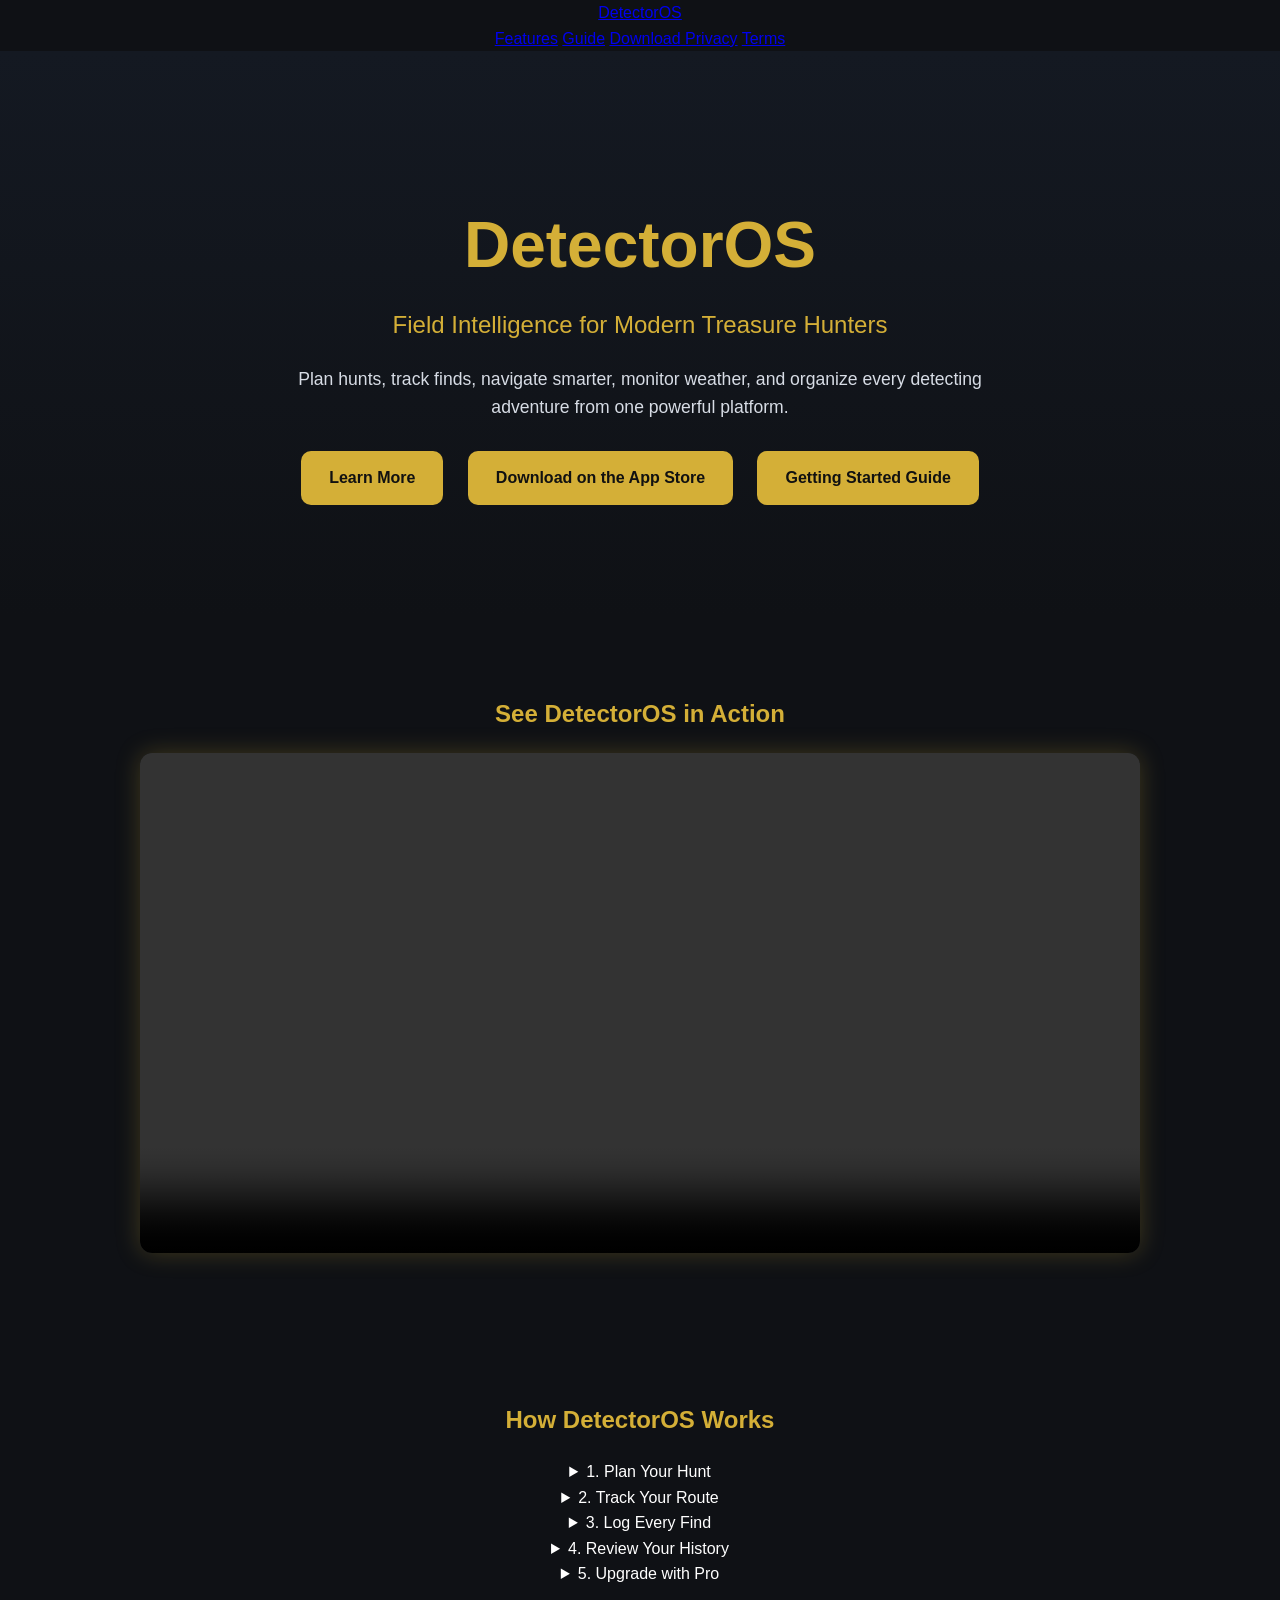
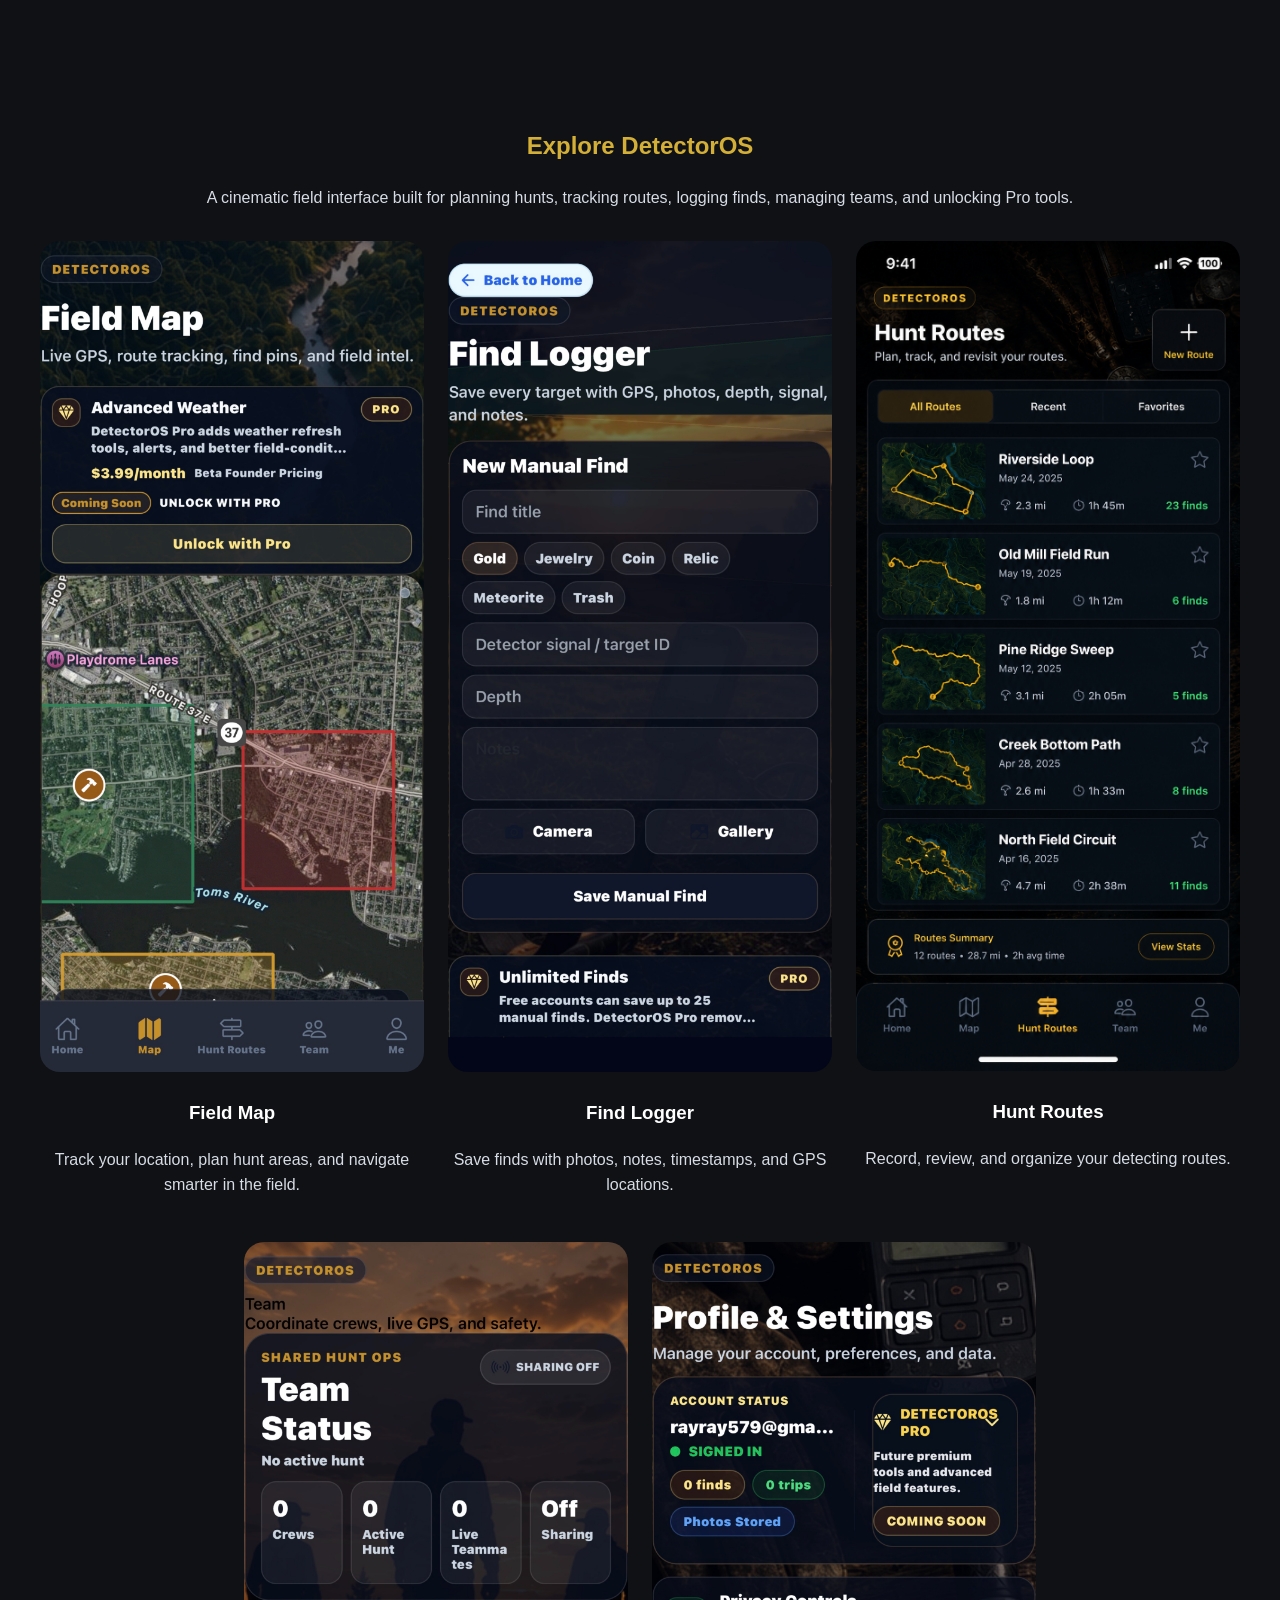
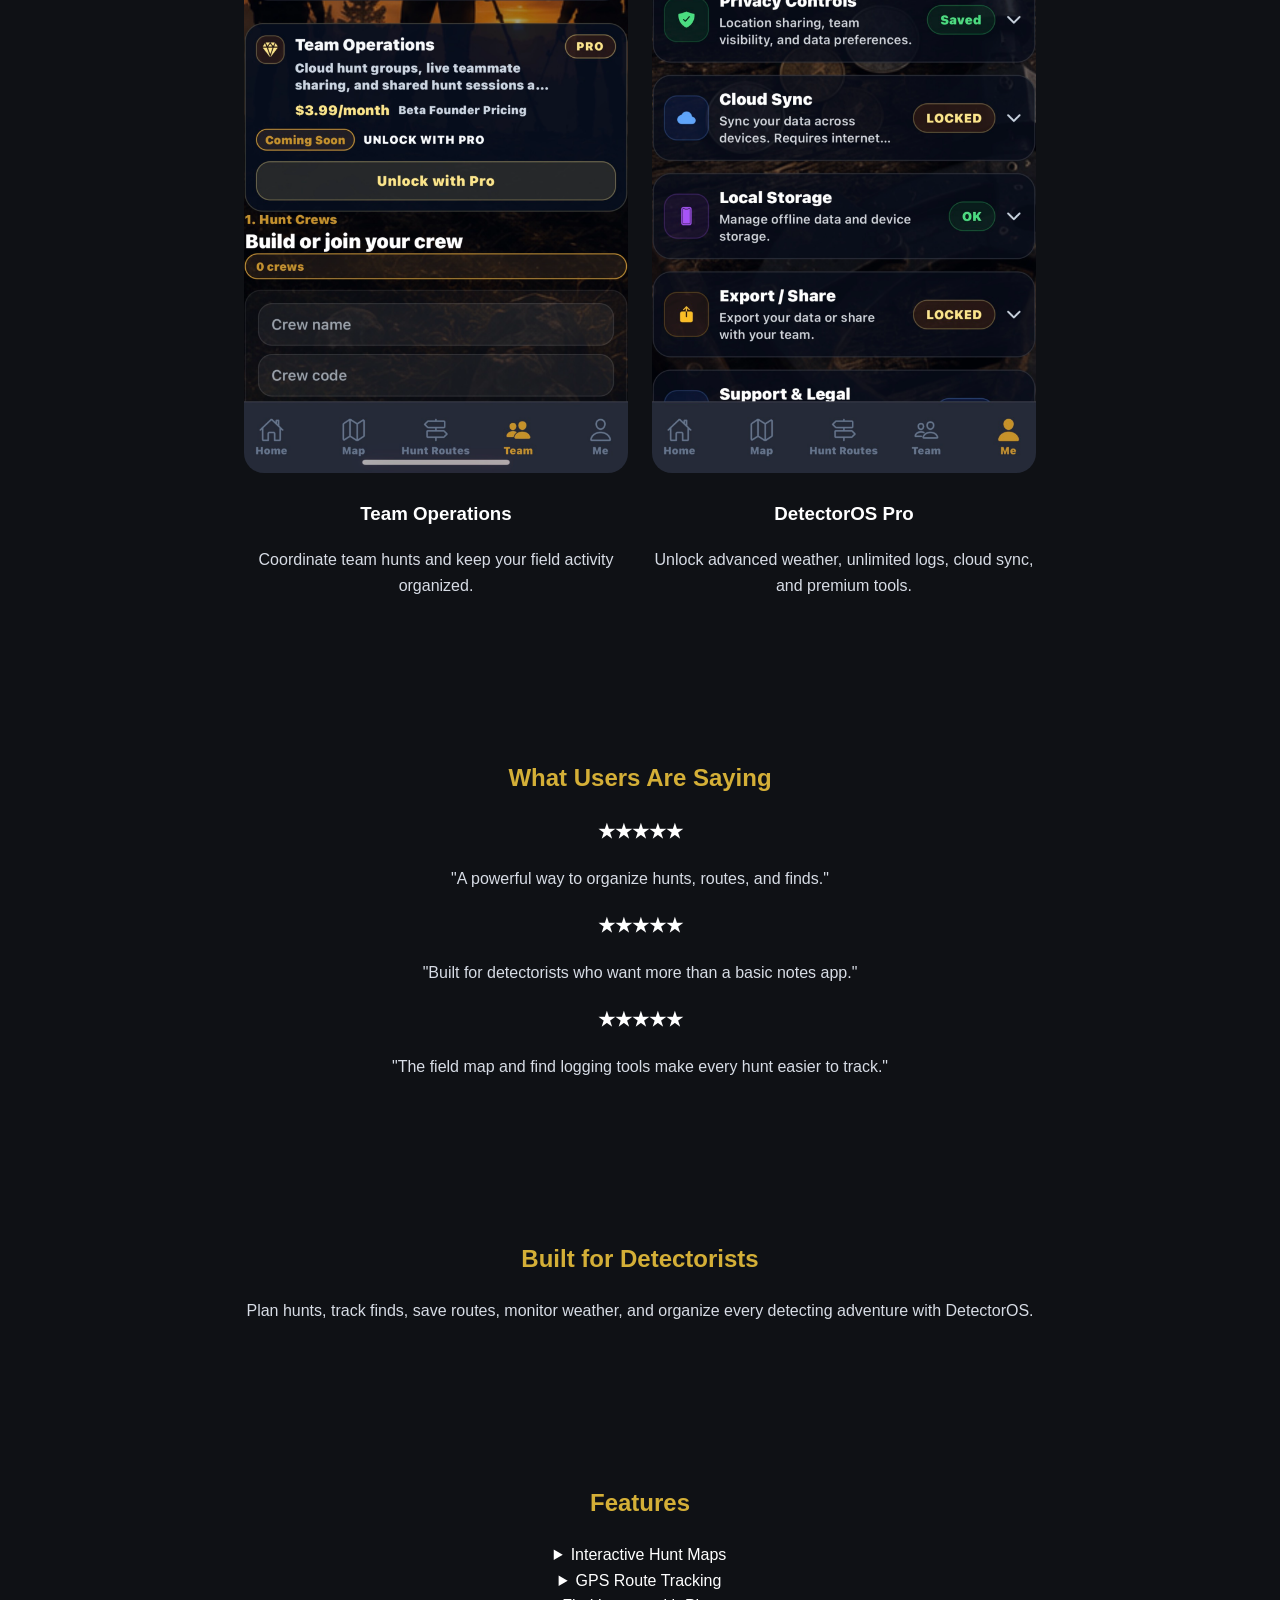
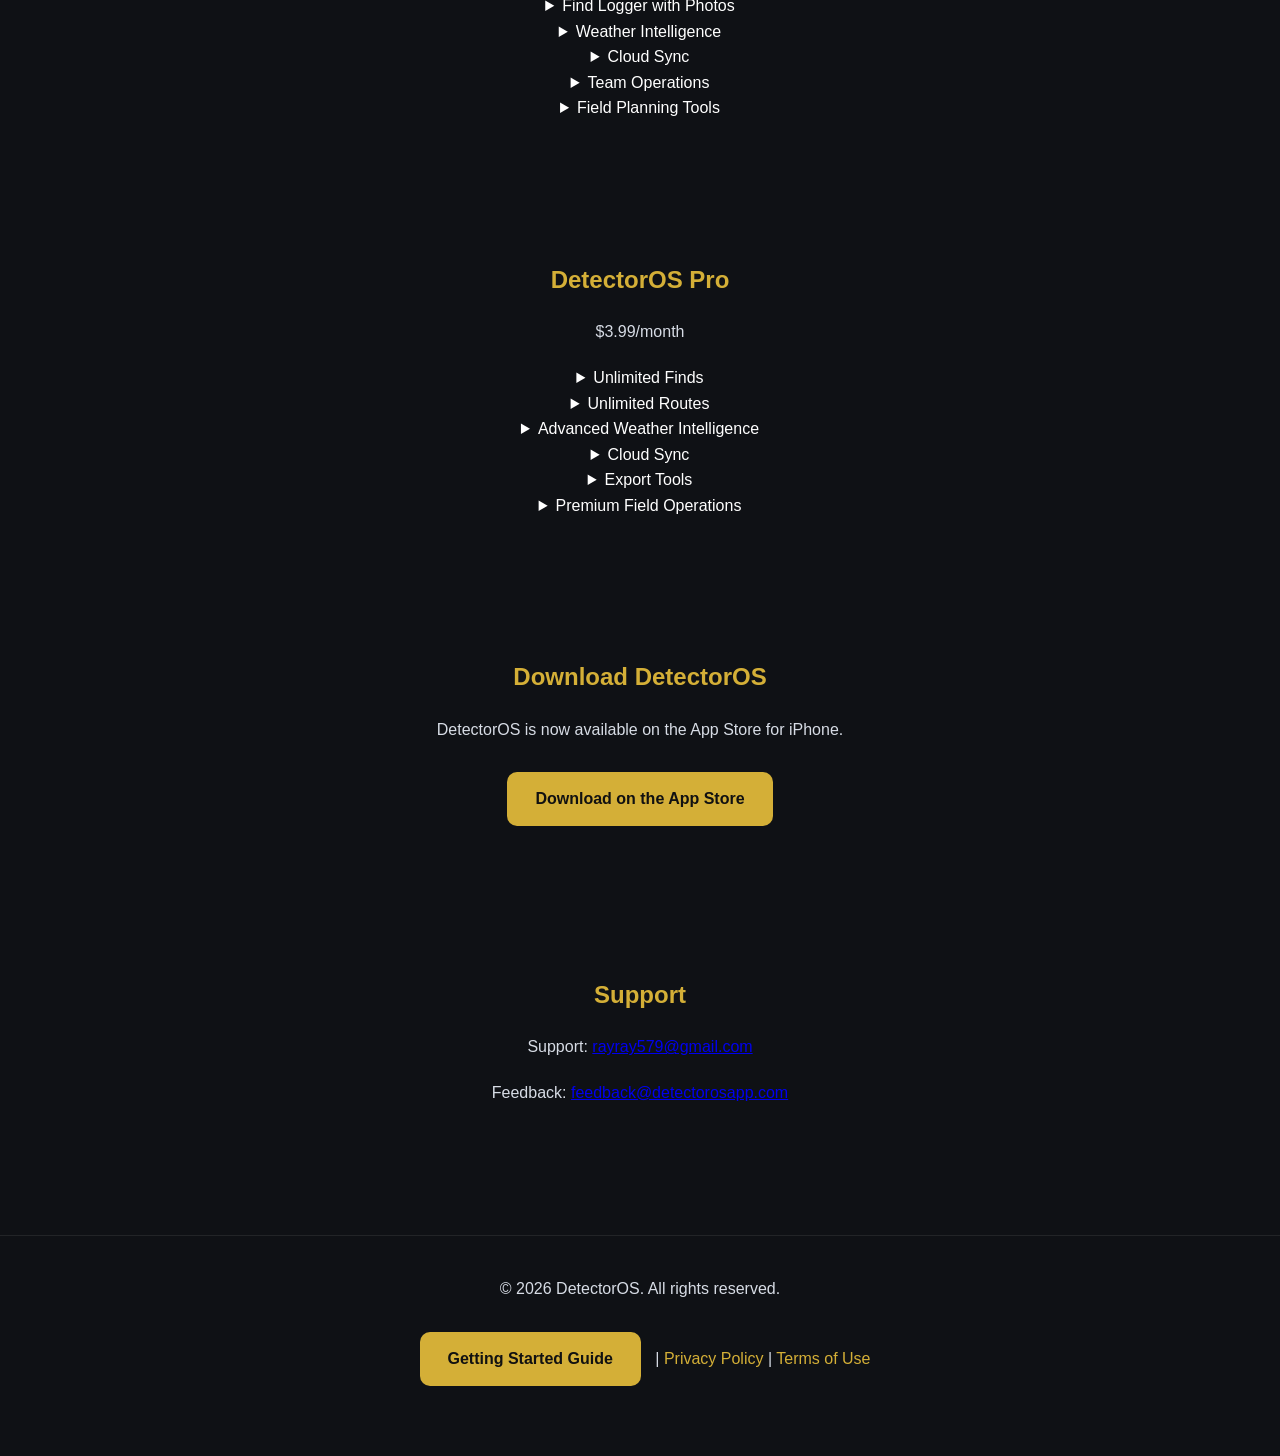
<file: index.html>
<!DOCTYPE html>
<html lang="en">
<head>
  <link rel="icon" href="favicon.png">
  <meta charset="UTF-8">
  <meta name="viewport" content="width=device-width, initial-scale=1.0">
  <title>DetectorOS</title>
  <meta name="description" content="Field Intelligence for Modern Treasure Hunters">
  <link rel="stylesheet" href="style.css">

  <!-- Google Analytics -->
  <script async src="https://www.googletagmanager.com/gtag/js?id=G-1YQBR0H7X6"></script>
  <script>
    window.dataLayer = window.dataLayer || [];

    function gtag(){
      dataLayer.push(arguments);
    }

    gtag('js', new Date());
    gtag('config', 'G-1YQBR0H7X6');

    function trackDownload() {
      gtag('event', 'app_store_click', {
        event_category: 'engagement',
        event_label: 'Download Button'
      });
    }

    function trackGuide() {
      gtag('event', 'getting_started_click', {
        event_category: 'engagement',
        event_label: 'Getting Started Guide'
      });
    }
  </script>
</head>

<body>

<nav class="navbar">
  <a class="nav-logo" href="index.html">DetectorOS</a>

  <div class="nav-links">
    <a href="index.html#features">Features</a>
    <a href="getting-started.html" onclick="trackGuide()">Guide</a>
    <a
      href="https://apps.apple.com/us/app/detectoros/id6772813493"
      target="_blank"
      rel="noopener noreferrer"
      onclick="trackDownload()"
    >
      Download
    </a>
    <a href="privacy-policy.html">Privacy</a>
    <a href="terms-of-use.html">Terms</a>
  </div>
</nav>

<header>
  <h1>DetectorOS</h1>

  <p class="hero-subtitle">
    Field Intelligence for Modern Treasure Hunters
  </p>

  <p class="hero-description">
    Plan hunts, track finds, navigate smarter, monitor weather,
    and organize every detecting adventure from one powerful platform.
  </p>

  <a class="button" href="#features">
    Learn More
  </a>

  <a
    class="button"
    href="https://apps.apple.com/us/app/detectoros/id6772813493"
    target="_blank"
    rel="noopener noreferrer"
    onclick="trackDownload()"
  >
    Download on the App Store
  </a>

  <a
    class="button"
    href="getting-started.html"
    onclick="trackGuide()"
  >
    Getting Started Guide
  </a>
</header>

<section id="video">
  <h2>See DetectorOS in Action</h2>

  <video
    controls
    autoplay
    muted
    loop
    playsinline
    width="100%"
    style="max-width:1000px;border-radius:12px;"
  >
    <source src="assets/detectoros-commercial.mp4" type="video/mp4">
    Your browser does not support video playback.
  </video>
</section>

<section id="how-it-works">
  <h2>How DetectorOS Works</h2>

  <div class="info-grid">
    <details class="info-card">
      <summary>1. Plan Your Hunt</summary>
      <p>
        Use maps, weather intelligence, and field planning tools to prepare
        before heading out.
      </p>
    </details>

    <details class="info-card">
      <summary>2. Track Your Route</summary>
      <p>
        Record your movement across parks, beaches, relic sites, fields,
        and other hunting locations.
      </p>
    </details>

    <details class="info-card">
      <summary>3. Log Every Find</summary>
      <p>
        Save photos, notes, GPS coordinates, and discovery details for
        every item you recover.
      </p>
    </details>

    <details class="info-card">
      <summary>4. Review Your History</summary>
      <p>
        Analyze previous hunts, revisit productive locations,
        and build a complete detecting history.
      </p>
    </details>

    <details class="info-card">
      <summary>5. Upgrade with Pro</summary>
      <p>
        Unlock unlimited finds, unlimited routes, advanced weather,
        cloud sync, exports, and premium field tools.
      </p>
    </details>
  </div>
</section>

<section id="screenshots">
  <h2>Explore DetectorOS</h2>

  <p>
    A cinematic field interface built for planning hunts, tracking routes,
    logging finds, managing teams, and unlocking Pro tools.
  </p>

  <div class="screenshot-grid">
    <div class="screenshot-card">
      <img src="assets/map.PNG" alt="DetectorOS Map screen">
      <h3>Field Map</h3>
      <p>Track your location, plan hunt areas, and navigate smarter in the field.</p>
    </div>

    <div class="screenshot-card">
      <img src="assets/find-logger.PNG" alt="DetectorOS Find Logger screen">
      <h3>Find Logger</h3>
      <p>Save finds with photos, notes, timestamps, and GPS locations.</p>
    </div>

    <div class="screenshot-card">
      <img src="assets/routes.png" alt="DetectorOS Hunt Routes screen">
      <h3>Hunt Routes</h3>
      <p>Record, review, and organize your detecting routes.</p>
    </div>

    <div class="screenshot-card">
      <img src="assets/team.PNG" alt="DetectorOS Team screen">
      <h3>Team Operations</h3>
      <p>Coordinate team hunts and keep your field activity organized.</p>
    </div>

    <div class="screenshot-card">
      <img src="assets/pro.PNG" alt="DetectorOS Pro screen">
      <h3>DetectorOS Pro</h3>
      <p>Unlock advanced weather, unlimited logs, cloud sync, and premium tools.</p>
    </div>
  </div>
</section>

<section id="reviews">
  <h2>What Users Are Saying</h2>

  <div class="info-grid">
    <div class="info-card">
      <h3>★★★★★</h3>
      <p>"A powerful way to organize hunts, routes, and finds."</p>
    </div>

    <div class="info-card">
      <h3>★★★★★</h3>
      <p>"Built for detectorists who want more than a basic notes app."</p>
    </div>

    <div class="info-card">
      <h3>★★★★★</h3>
      <p>"The field map and find logging tools make every hunt easier to track."</p>
    </div>
  </div>
</section>

<section id="built-for-detectorists">
  <h2>Built for Detectorists</h2>

  <p>
    Plan hunts, track finds, save routes, monitor weather,
    and organize every detecting adventure with DetectorOS.
  </p>
</section>

<section id="features">
  <h2>Features</h2>

  <div class="info-grid">
    <details class="info-card">
      <summary>Interactive Hunt Maps</summary>
      <p>
        View your hunting area, track your position, save important locations,
        and navigate the field with a detecting-focused map experience.
      </p>
    </details>

    <details class="info-card">
      <summary>GPS Route Tracking</summary>
      <p>
        Record the path you take during a hunt so you can review where you searched,
        avoid covering the same ground twice, and save productive routes.
      </p>
    </details>

    <details class="info-card">
      <summary>Find Logger with Photos</summary>
      <p>
        Save finds with photos, notes, timestamps, and GPS coordinates so every
        discovery has a clear record.
      </p>
    </details>

    <details class="info-card">
      <summary>Weather Intelligence</summary>
      <p>
        Monitor field conditions before and during hunts, including weather alerts
        that help you stay prepared outdoors.
      </p>
    </details>

    <details class="info-card">
      <summary>Cloud Sync</summary>
      <p>
        Keep your important hunt data backed up and available across sessions so
        your finds, routes, and notes are not lost.
      </p>
    </details>

    <details class="info-card">
      <summary>Team Operations</summary>
      <p>
        Coordinate hunts with other detectorists, organize shared activity, and
        keep team field operations easier to manage.
      </p>
    </details>

    <details class="info-card">
      <summary>Field Planning Tools</summary>
      <p>
        Prepare before heading out by organizing hunt areas, planning routes,
        checking conditions, and keeping your detecting strategy in one place.
      </p>
    </details>
  </div>
</section>

<section id="pro">
  <h2>DetectorOS Pro</h2>

  <p>$3.99/month</p>

  <div class="info-grid">
    <details class="info-card">
      <summary>Unlimited Finds</summary>
      <p>
        Log as many discoveries as you want with photos, notes, GPS locations,
        and field details.
      </p>
    </details>

    <details class="info-card">
      <summary>Unlimited Routes</summary>
      <p>
        Create and save unlimited hunt routes so every outing can be tracked,
        reviewed, and organized.
      </p>
    </details>

    <details class="info-card">
      <summary>Advanced Weather Intelligence</summary>
      <p>
        Unlock deeper field weather tools to help plan safer, smarter, and more
        productive detecting sessions.
      </p>
    </details>

    <details class="info-card">
      <summary>Cloud Sync</summary>
      <p>
        Back up and sync your DetectorOS field data so your hunt history stays protected.
      </p>
    </details>

    <details class="info-card">
      <summary>Export Tools</summary>
      <p>
        Export your field records, find logs, and route data for backup, sharing,
        or personal archiving.
      </p>
    </details>

    <details class="info-card">
      <summary>Premium Field Operations</summary>
      <p>
        Unlock the full DetectorOS tactical field system for serious detectorists
        who want more control, organization, and intelligence in the field.
      </p>
    </details>
  </div>
</section>

<section id="download">
  <h2>Download DetectorOS</h2>

  <p>
    DetectorOS is now available on the App Store for iPhone.
  </p>

  <a
    class="button"
    href="https://apps.apple.com/us/app/detectoros/id6772813493"
    target="_blank"
    rel="noopener noreferrer"
    onclick="trackDownload()"
  >
    Download on the App Store
  </a>
</section>

<section id="support">
  <h2>Support</h2>

  <p>
    Support:
    <a href="mailto:rayray579@gmail.com">rayray579@gmail.com</a>
  </p>

  <p>
    Feedback:
    <a href="mailto:feedback@detectorosapp.com">feedback@detectorosapp.com</a>
  </p>
</section>

<footer>
  <p>
    © 2026 DetectorOS. All rights reserved.
  </p>

  <p>
  <a
  class="button"
  href="getting-started.html"
  onclick="trackGuide(event)"
>
  Getting Started Guide
</a> |
    <a href="privacy-policy.html">Privacy Policy</a> |
    <a href="terms-of-use.html">Terms of Use</a>
  </p>
</footer>

</body>
</html>
</file>
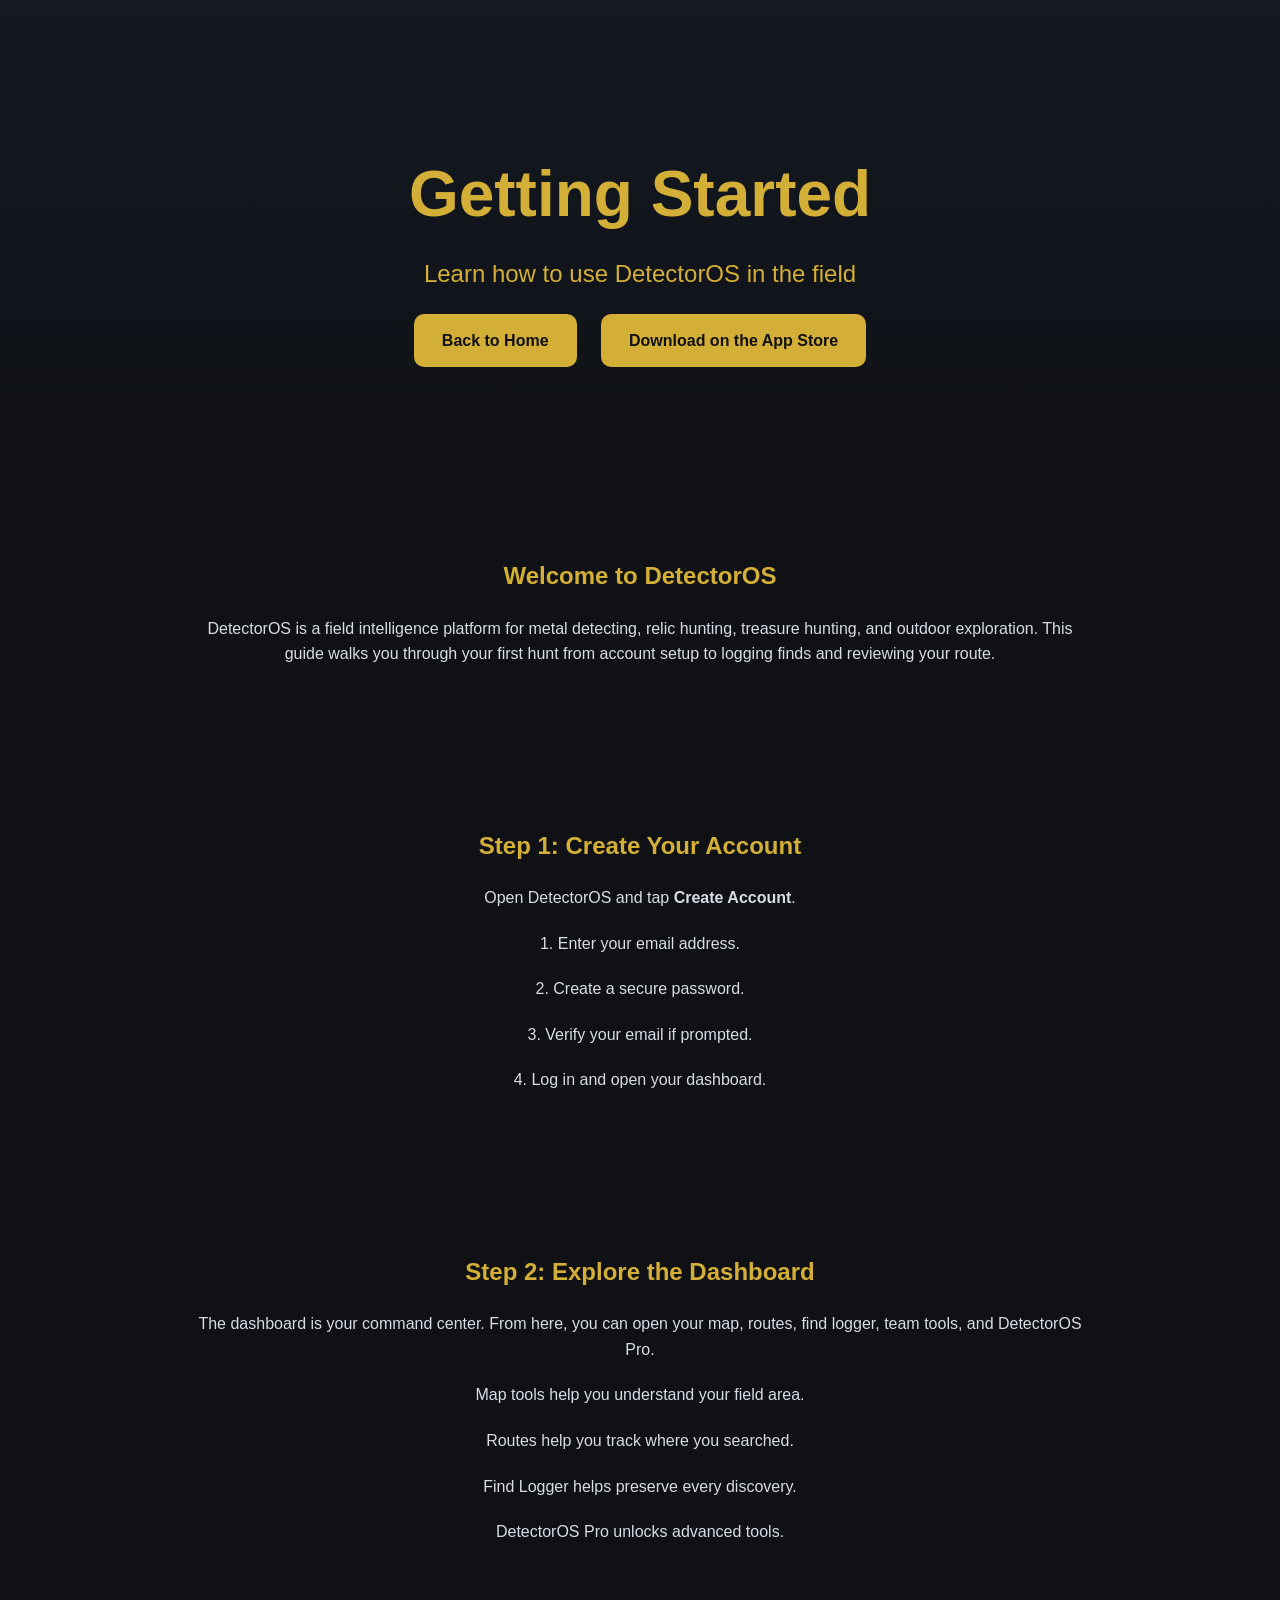
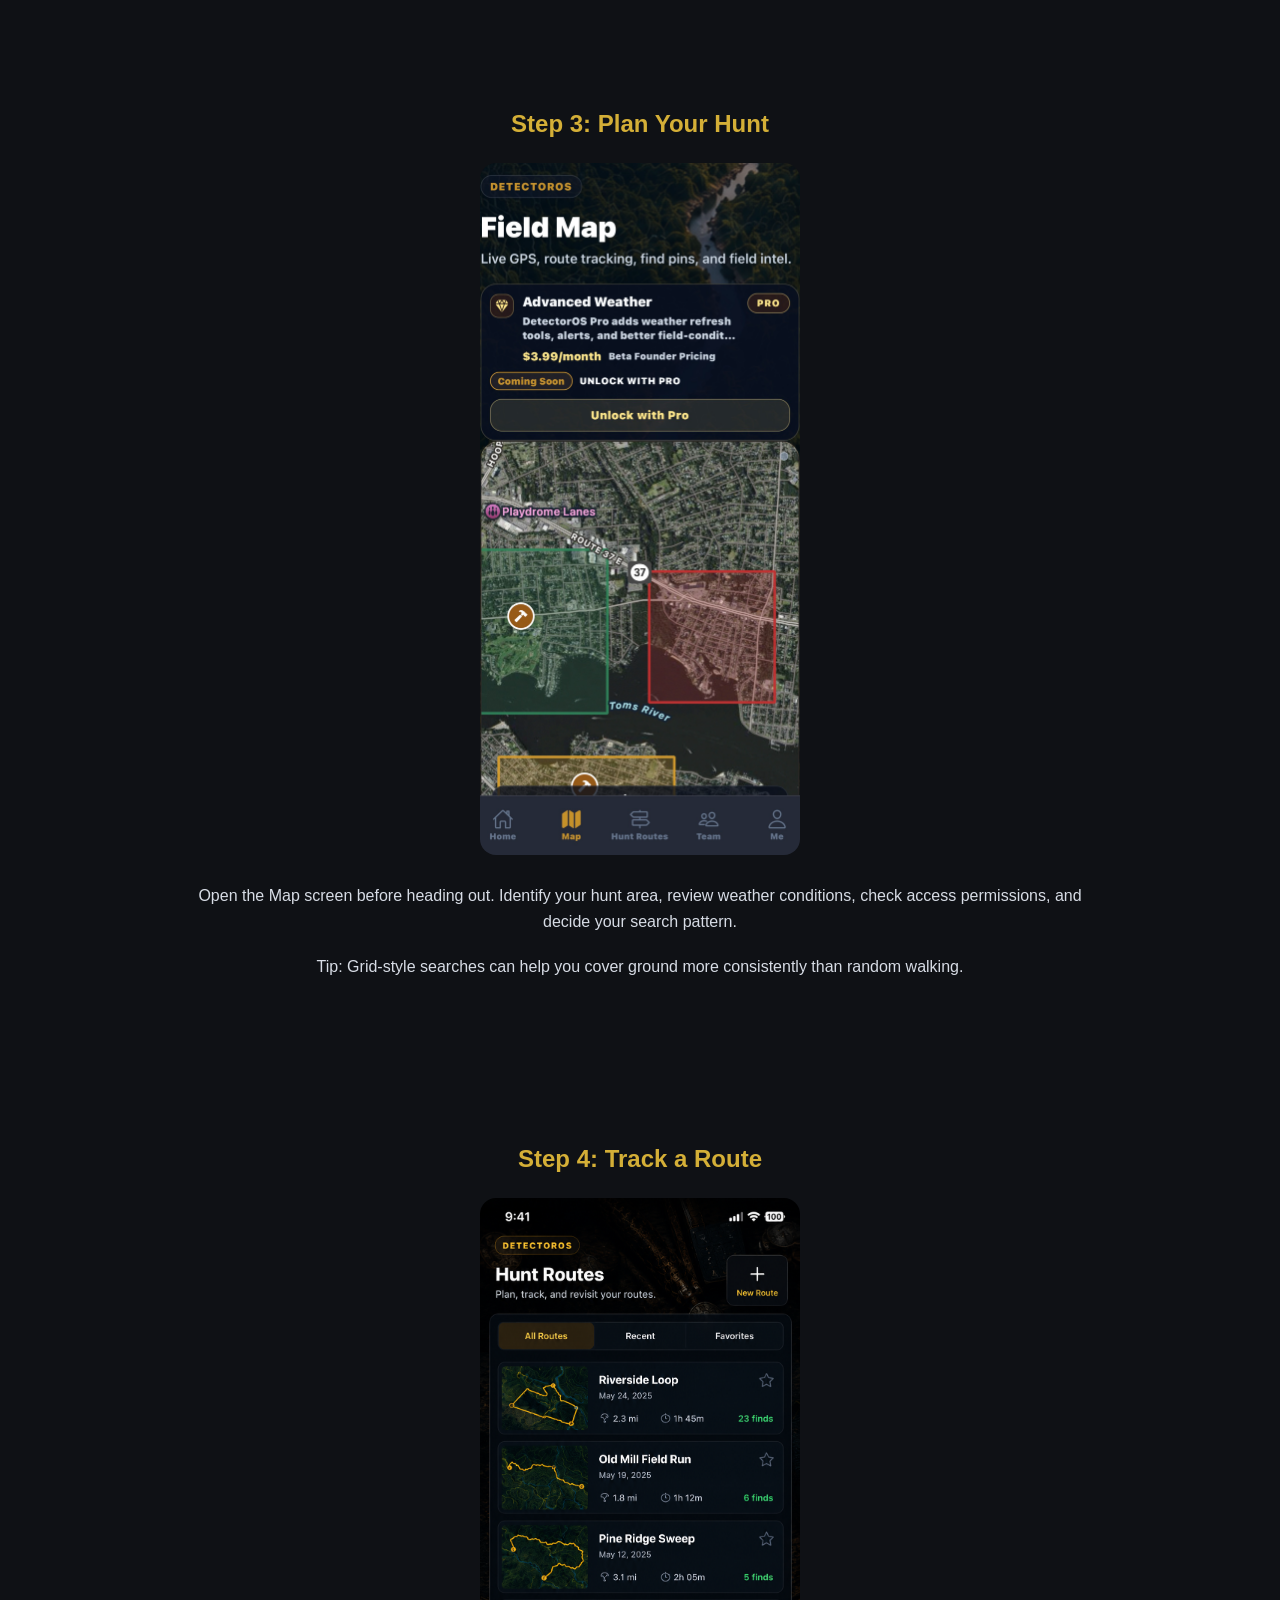
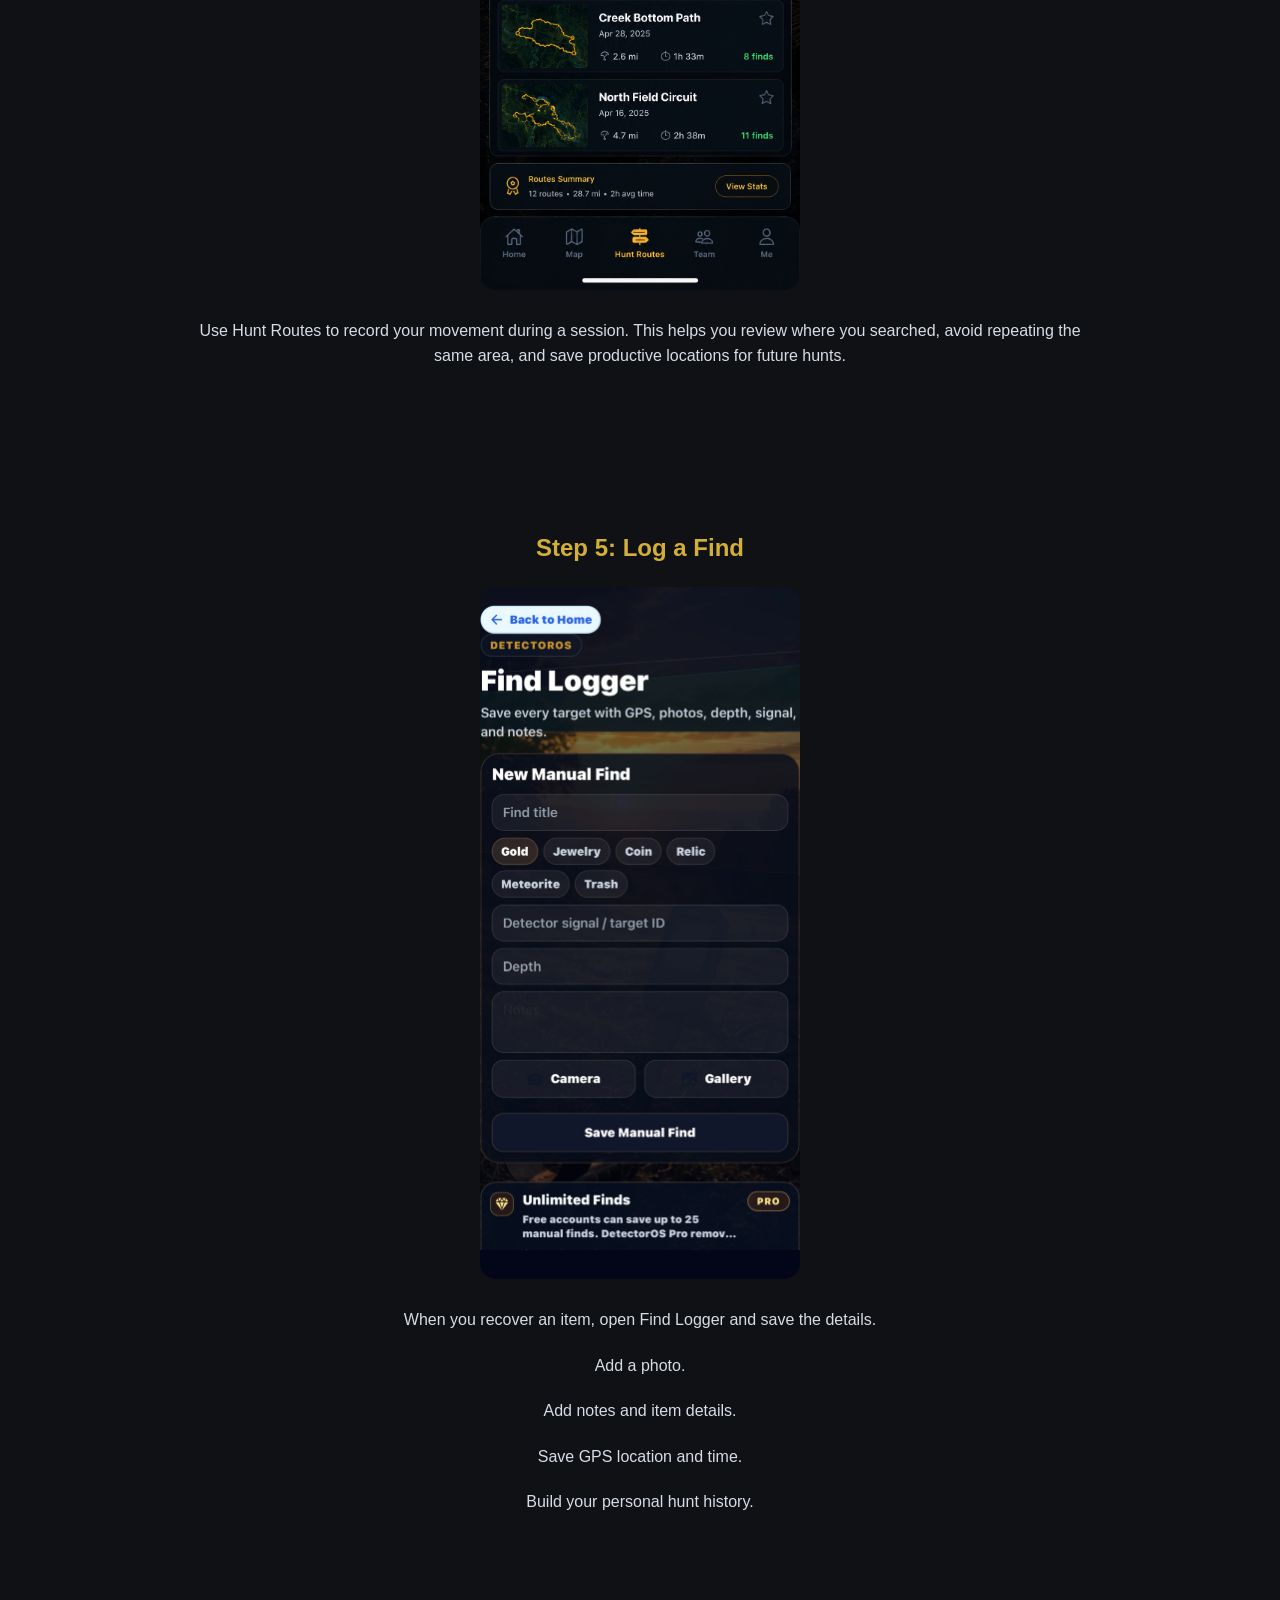
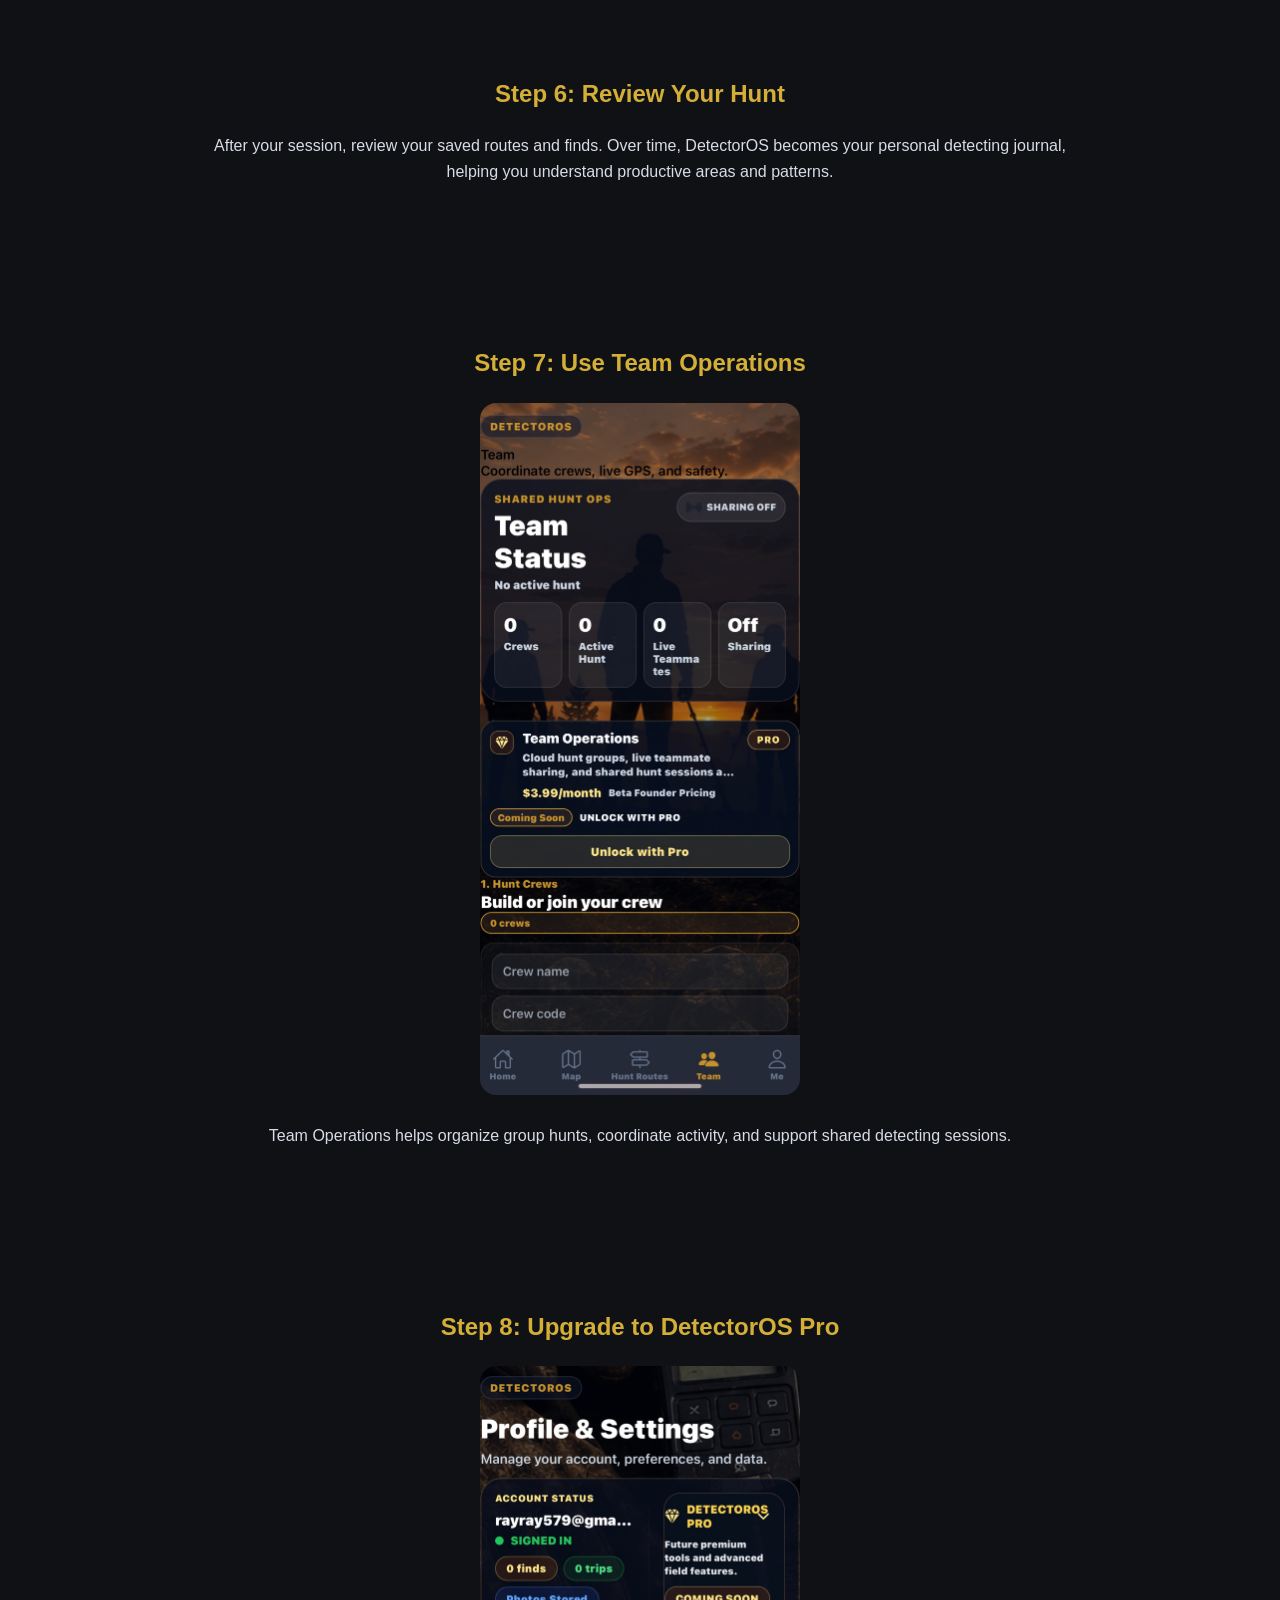
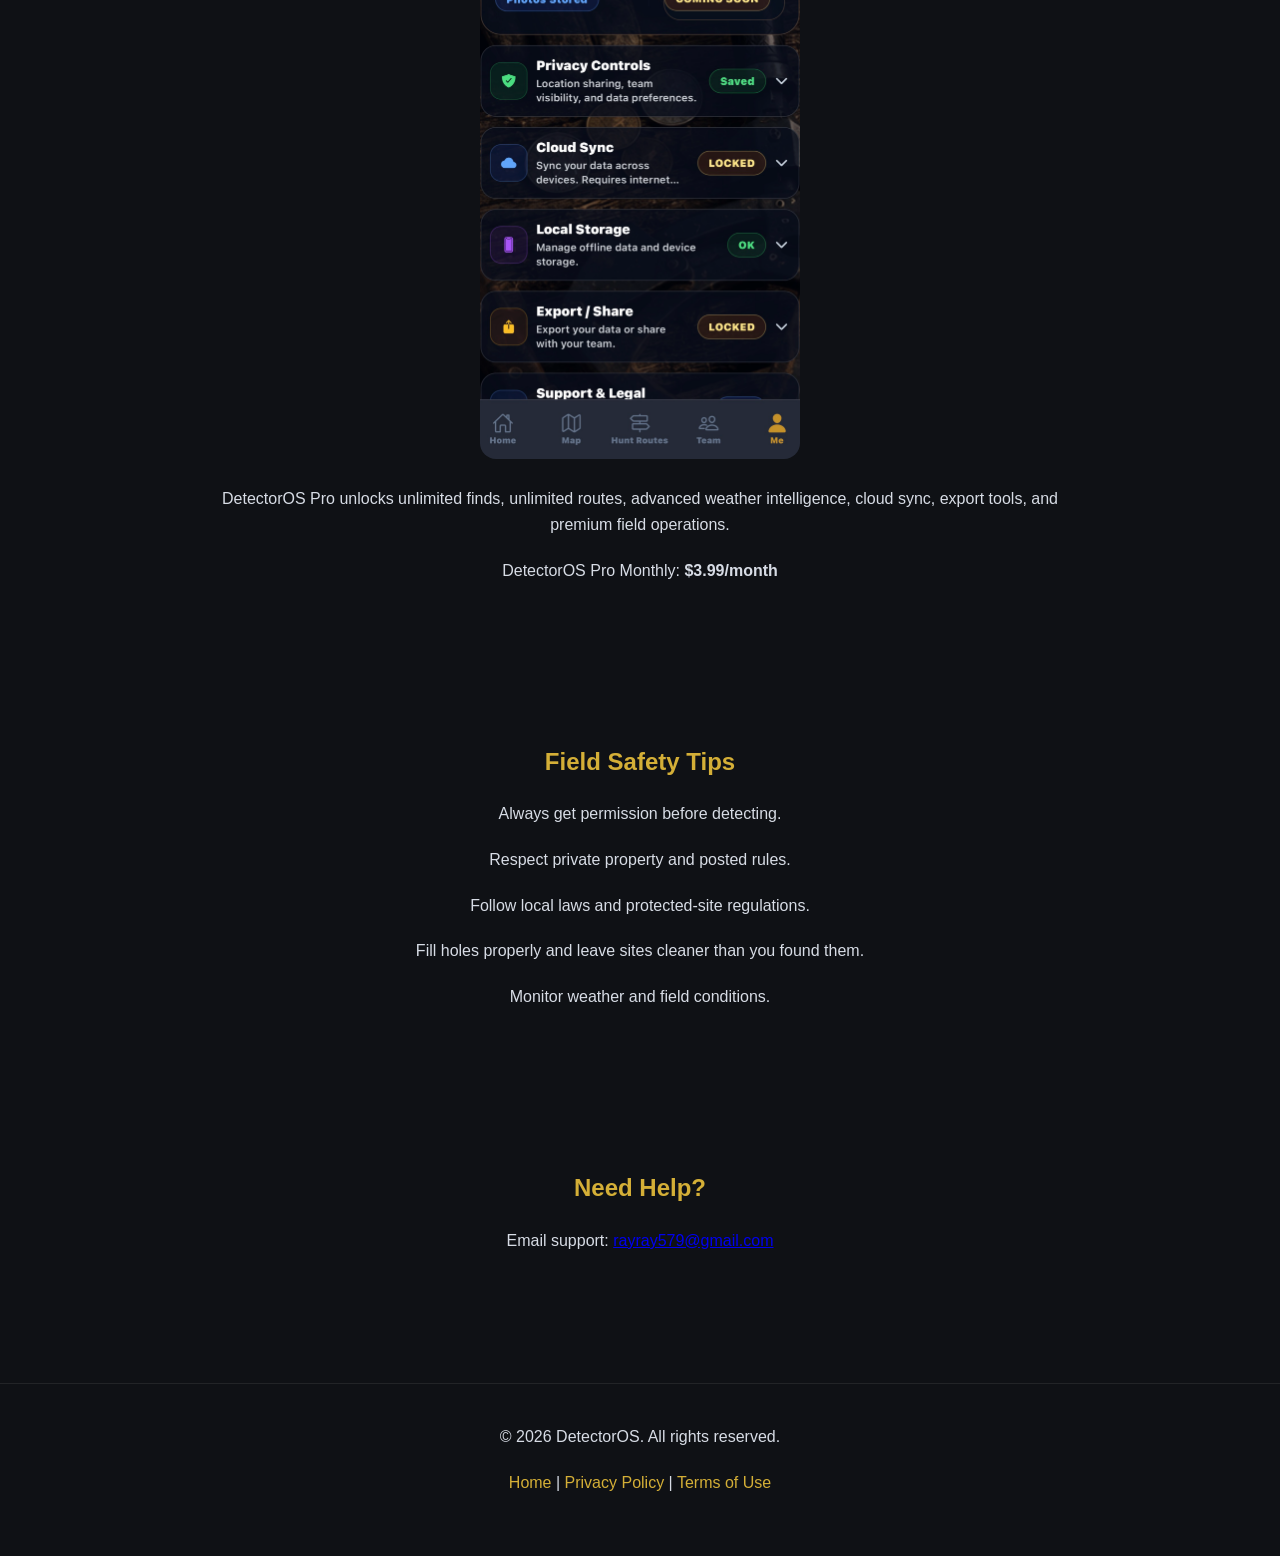
<file: getting-started.html>
<!DOCTYPE html>
<html lang="en">
<head>
  <meta charset="UTF-8">
  <meta name="viewport" content="width=device-width, initial-scale=1.0">
  <title>Getting Started with DetectorOS</title>
  <meta name="description" content="A step-by-step guide for using DetectorOS.">
  <link rel="stylesheet" href="style.css">
</head>

<body>

<header>
  <h1>Getting Started</h1>
  <p class="hero-subtitle">Learn how to use DetectorOS in the field</p>

  <a class="button" href="index.html">Back to Home</a>
  <a
    class="button"
    href="https://apps.apple.com/us/app/detectoros/id6772813493"
    target="_blank"
    rel="noopener noreferrer"
  >
    Download on the App Store
  </a>
</header>

<section>
  <h2>Welcome to DetectorOS</h2>
  <p>
    DetectorOS is a field intelligence platform for metal detecting, relic hunting,
    treasure hunting, and outdoor exploration. This guide walks you through your
    first hunt from account setup to logging finds and reviewing your route.
  </p>
</section>

<section>
  <h2>Step 1: Create Your Account</h2>
  <p>Open DetectorOS and tap <strong>Create Account</strong>.</p>

  <div class="info-grid">
    <div class="info-card">
      <p>1. Enter your email address.</p>
    </div>
    <div class="info-card">
      <p>2. Create a secure password.</p>
    </div>
    <div class="info-card">
      <p>3. Verify your email if prompted.</p>
    </div>
    <div class="info-card">
      <p>4. Log in and open your dashboard.</p>
    </div>
  </div>
</section>

<section>
  <h2>Step 2: Explore the Dashboard</h2>
  <p>
    The dashboard is your command center. From here, you can open your map,
    routes, find logger, team tools, and DetectorOS Pro.
  </p>

  <div class="info-grid">
    <div class="info-card"><p>Map tools help you understand your field area.</p></div>
    <div class="info-card"><p>Routes help you track where you searched.</p></div>
    <div class="info-card"><p>Find Logger helps preserve every discovery.</p></div>
    <div class="info-card"><p>DetectorOS Pro unlocks advanced tools.</p></div>
  </div>
</section>

<section>
  <h2>Step 3: Plan Your Hunt</h2>

  <img
    src="assets/map.PNG"
    alt="DetectorOS Map screen"
    style="max-width:320px;width:100%;border-radius:16px;margin-bottom:20px;"
  >

  <p>
    Open the Map screen before heading out. Identify your hunt area, review
    weather conditions, check access permissions, and decide your search pattern.
  </p>

  <p>
    Tip: Grid-style searches can help you cover ground more consistently than
    random walking.
  </p>
</section>

<section>
  <h2>Step 4: Track a Route</h2>

  <img
    src="assets/routes.png"
    alt="DetectorOS Hunt Routes screen"
    style="max-width:320px;width:100%;border-radius:16px;margin-bottom:20px;"
  >

  <p>
    Use Hunt Routes to record your movement during a session. This helps you
    review where you searched, avoid repeating the same area, and save productive
    locations for future hunts.
  </p>
</section>

<section>
  <h2>Step 5: Log a Find</h2>

  <img
    src="assets/find-logger.PNG"
    alt="DetectorOS Find Logger screen"
    style="max-width:320px;width:100%;border-radius:16px;margin-bottom:20px;"
  >

  <p>
    When you recover an item, open Find Logger and save the details.
  </p>

  <div class="info-grid">
    <div class="info-card"><p>Add a photo.</p></div>
    <div class="info-card"><p>Add notes and item details.</p></div>
    <div class="info-card"><p>Save GPS location and time.</p></div>
    <div class="info-card"><p>Build your personal hunt history.</p></div>
  </div>
</section>

<section>
  <h2>Step 6: Review Your Hunt</h2>
  <p>
    After your session, review your saved routes and finds. Over time, DetectorOS
    becomes your personal detecting journal, helping you understand productive
    areas and patterns.
  </p>
</section>

<section>
  <h2>Step 7: Use Team Operations</h2>

  <img
    src="assets/team.PNG"
    alt="DetectorOS Team screen"
    style="max-width:320px;width:100%;border-radius:16px;margin-bottom:20px;"
  >

  <p>
    Team Operations helps organize group hunts, coordinate activity, and support
    shared detecting sessions.
  </p>
</section>

<section>
  <h2>Step 8: Upgrade to DetectorOS Pro</h2>

  <img
    src="assets/pro.PNG"
    alt="DetectorOS Pro screen"
    style="max-width:320px;width:100%;border-radius:16px;margin-bottom:20px;"
  >

  <p>
    DetectorOS Pro unlocks unlimited finds, unlimited routes, advanced weather
    intelligence, cloud sync, export tools, and premium field operations.
  </p>

  <p>
    DetectorOS Pro Monthly: <strong>$3.99/month</strong>
  </p>
</section>

<section>
  <h2>Field Safety Tips</h2>

  <div class="info-grid">
    <div class="info-card"><p>Always get permission before detecting.</p></div>
    <div class="info-card"><p>Respect private property and posted rules.</p></div>
    <div class="info-card"><p>Follow local laws and protected-site regulations.</p></div>
    <div class="info-card"><p>Fill holes properly and leave sites cleaner than you found them.</p></div>
    <div class="info-card"><p>Monitor weather and field conditions.</p></div>
  </div>
</section>

<section>
  <h2>Need Help?</h2>
  <p>
    Email support:
    <a href="mailto:rayray579@gmail.com">rayray579@gmail.com</a>
  </p>
</section>

<footer>
  <p>© 2026 DetectorOS. All rights reserved.</p>

  <p>
    <a href="index.html">Home</a> |
    <a href="privacy-policy.html">Privacy Policy</a> |
    <a href="terms-of-use.html">Terms of Use</a>
  </p>
</footer>

</body>
</html>
</file>
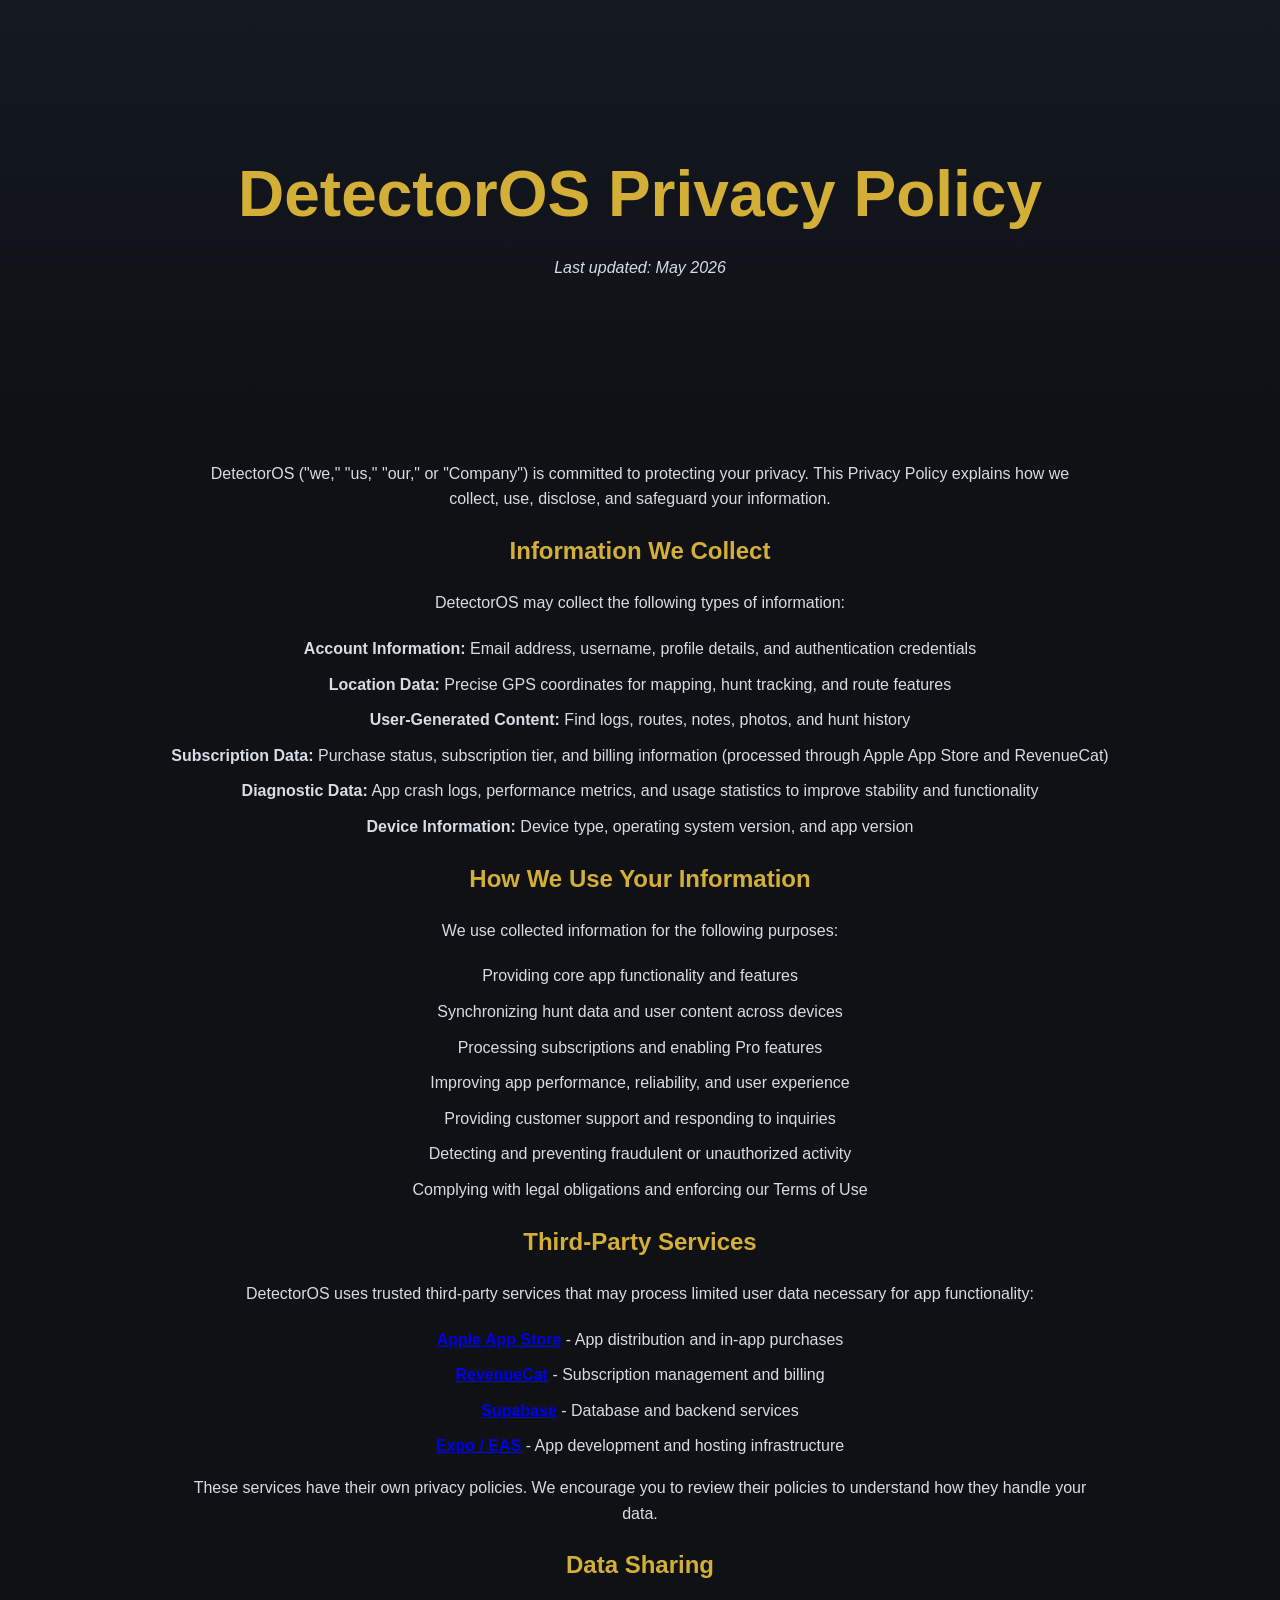
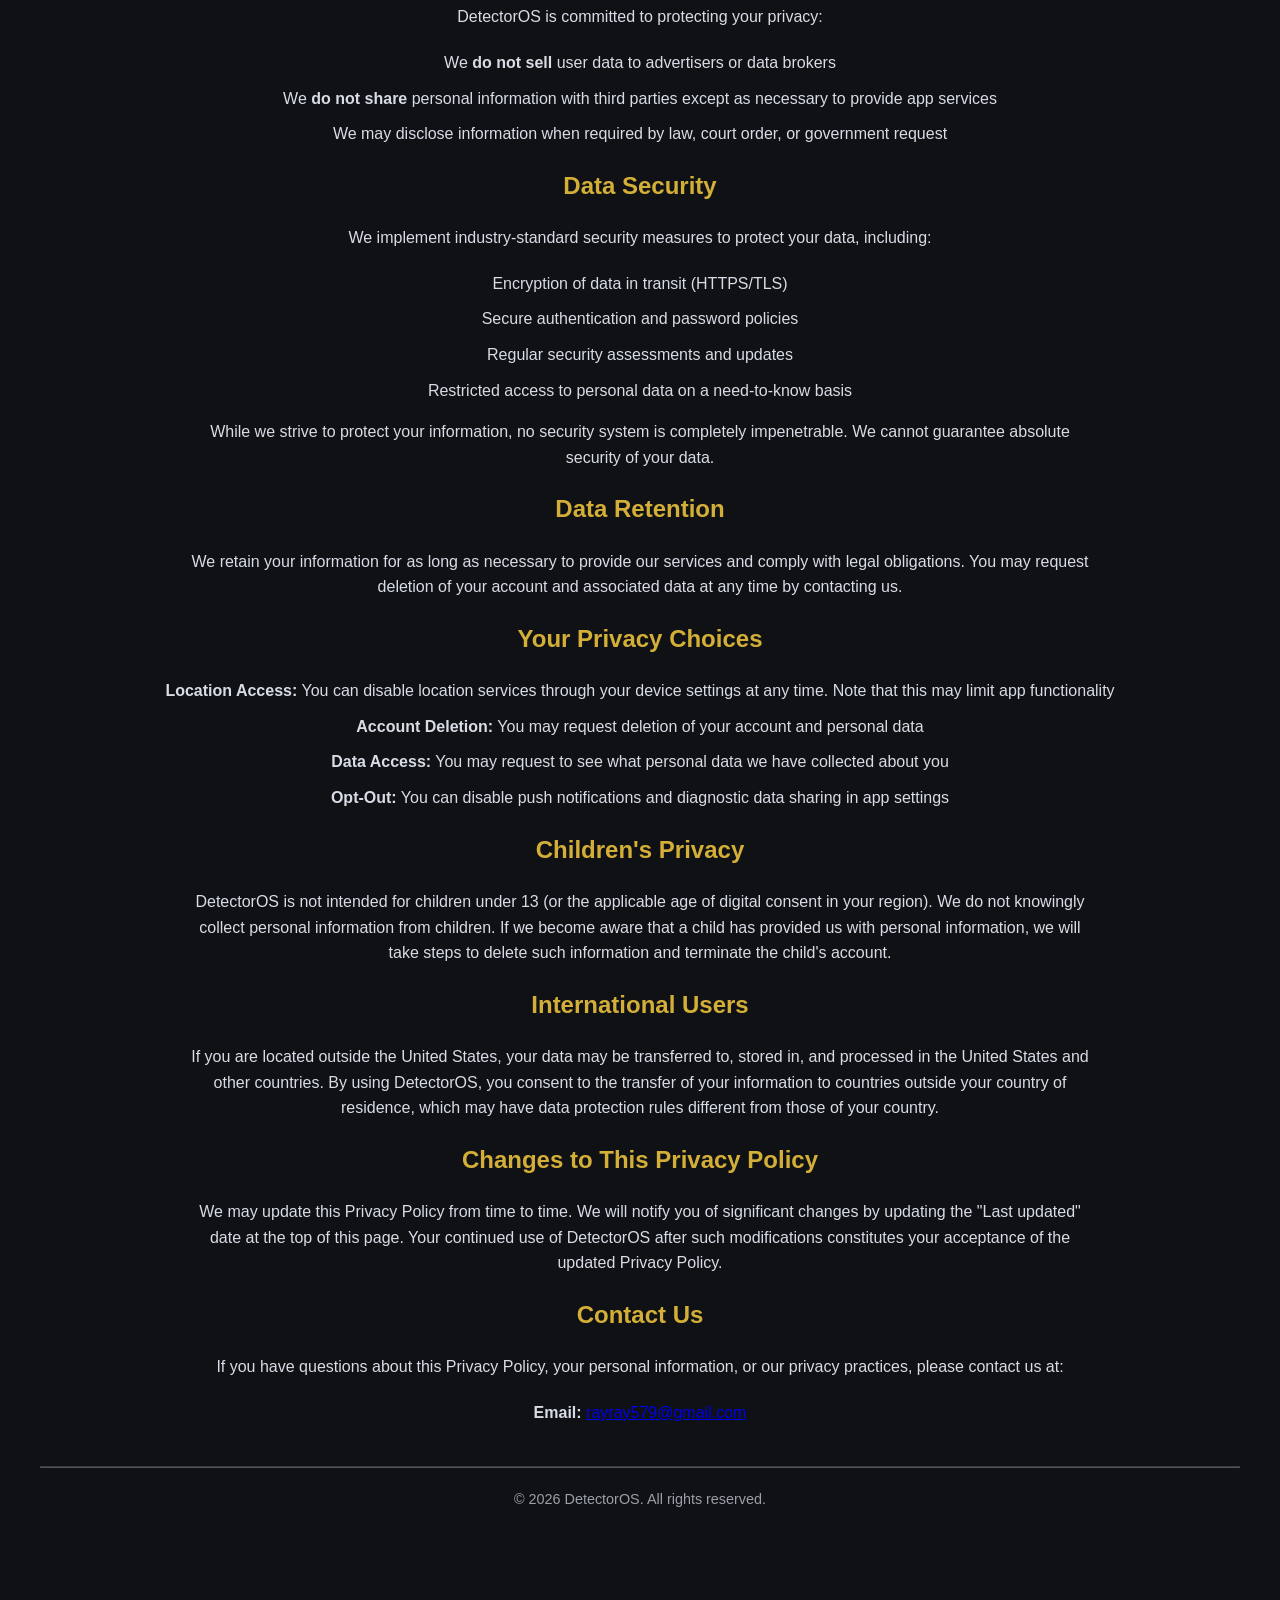
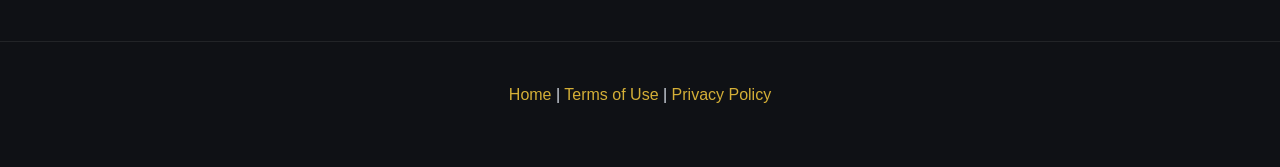
<file: privacy-policy.html>
<!DOCTYPE html>
<html lang="en">
<head>
  <meta charset="UTF-8">
  <meta name="viewport" content="width=device-width, initial-scale=1.0">
  <meta name="description" content="DetectorOS Privacy Policy - Learn how we protect your data">
  <title>DetectorOS - Privacy Policy</title>
  <link rel="stylesheet" href="style.css">
</head>
<body>
  <header>
    <h1>DetectorOS Privacy Policy</h1>
    <p><em>Last updated: May 2026</em></p>
  </header>

  <section>
    <p>DetectorOS ("we," "us," "our," or "Company") is committed to protecting your privacy. This Privacy Policy explains how we collect, use, disclose, and safeguard your information.</p>

    <h2>Information We Collect</h2>
    <p>DetectorOS may collect the following types of information:</p>
    <ul>
      <li><strong>Account Information:</strong> Email address, username, profile details, and authentication credentials</li>
      <li><strong>Location Data:</strong> Precise GPS coordinates for mapping, hunt tracking, and route features</li>
      <li><strong>User-Generated Content:</strong> Find logs, routes, notes, photos, and hunt history</li>
      <li><strong>Subscription Data:</strong> Purchase status, subscription tier, and billing information (processed through Apple App Store and RevenueCat)</li>
      <li><strong>Diagnostic Data:</strong> App crash logs, performance metrics, and usage statistics to improve stability and functionality</li>
      <li><strong>Device Information:</strong> Device type, operating system version, and app version</li>
    </ul>

    <h2>How We Use Your Information</h2>
    <p>We use collected information for the following purposes:</p>
    <ul>
      <li>Providing core app functionality and features</li>
      <li>Synchronizing hunt data and user content across devices</li>
      <li>Processing subscriptions and enabling Pro features</li>
      <li>Improving app performance, reliability, and user experience</li>
      <li>Providing customer support and responding to inquiries</li>
      <li>Detecting and preventing fraudulent or unauthorized activity</li>
      <li>Complying with legal obligations and enforcing our Terms of Use</li>
    </ul>

    <h2>Third-Party Services</h2>
    <p>DetectorOS uses trusted third-party services that may process limited user data necessary for app functionality:</p>
    <ul>
      <li><strong><a href="https://www.apple.com/privacy/" target="_blank" rel="noopener noreferrer">Apple App Store</a></strong> - App distribution and in-app purchases</li>
      <li><strong><a href="https://www.revenuecat.com/privacy" target="_blank" rel="noopener noreferrer">RevenueCat</a></strong> - Subscription management and billing</li>
      <li><strong><a href="https://supabase.com/privacy" target="_blank" rel="noopener noreferrer">Supabase</a></strong> - Database and backend services</li>
      <li><strong><a href="https://expo.dev/privacy" target="_blank" rel="noopener noreferrer">Expo / EAS</a></strong> - App development and hosting infrastructure</li>
    </ul>
    <p>These services have their own privacy policies. We encourage you to review their policies to understand how they handle your data.</p>

    <h2>Data Sharing</h2>
    <p>DetectorOS is committed to protecting your privacy:</p>
    <ul>
      <li>We <strong>do not sell</strong> user data to advertisers or data brokers</li>
      <li>We <strong>do not share</strong> personal information with third parties except as necessary to provide app services</li>
      <li>We may disclose information when required by law, court order, or government request</li>
    </ul>

    <h2>Data Security</h2>
    <p>We implement industry-standard security measures to protect your data, including:</p>
    <ul>
      <li>Encryption of data in transit (HTTPS/TLS)</li>
      <li>Secure authentication and password policies</li>
      <li>Regular security assessments and updates</li>
      <li>Restricted access to personal data on a need-to-know basis</li>
    </ul>
    <p>While we strive to protect your information, no security system is completely impenetrable. We cannot guarantee absolute security of your data.</p>

    <h2>Data Retention</h2>
    <p>We retain your information for as long as necessary to provide our services and comply with legal obligations. You may request deletion of your account and associated data at any time by contacting us.</p>

    <h2>Your Privacy Choices</h2>
    <ul>
      <li><strong>Location Access:</strong> You can disable location services through your device settings at any time. Note that this may limit app functionality</li>
      <li><strong>Account Deletion:</strong> You may request deletion of your account and personal data</li>
      <li><strong>Data Access:</strong> You may request to see what personal data we have collected about you</li>
      <li><strong>Opt-Out:</strong> You can disable push notifications and diagnostic data sharing in app settings</li>
    </ul>

    <h2>Children's Privacy</h2>
    <p>DetectorOS is not intended for children under 13 (or the applicable age of digital consent in your region). We do not knowingly collect personal information from children. If we become aware that a child has provided us with personal information, we will take steps to delete such information and terminate the child's account.</p>

    <h2>International Users</h2>
    <p>If you are located outside the United States, your data may be transferred to, stored in, and processed in the United States and other countries. By using DetectorOS, you consent to the transfer of your information to countries outside your country of residence, which may have data protection rules different from those of your country.</p>

    <h2>Changes to This Privacy Policy</h2>
    <p>We may update this Privacy Policy from time to time. We will notify you of significant changes by updating the "Last updated" date at the top of this page. Your continued use of DetectorOS after such modifications constitutes your acceptance of the updated Privacy Policy.</p>

    <h2>Contact Us</h2>
    <p>If you have questions about this Privacy Policy, your personal information, or our privacy practices, please contact us at:</p>
    <p><strong>Email:</strong> <a href="mailto:rayray579@gmail.com">rayray579@gmail.com</a></p>

    <hr style="margin-top: 40px; opacity: 0.3;">
    <p style="font-size: 0.9em; opacity: 0.7; margin-top: 20px;">© 2026 DetectorOS. All rights reserved.</p>
  </section>

  <footer>
    <p><a href="/">Home</a> | <a href="terms-of-use.html">Terms of Use</a> | <a href="privacy-policy.html">Privacy Policy</a></p>
  </footer>
</body>
</html>
</file>
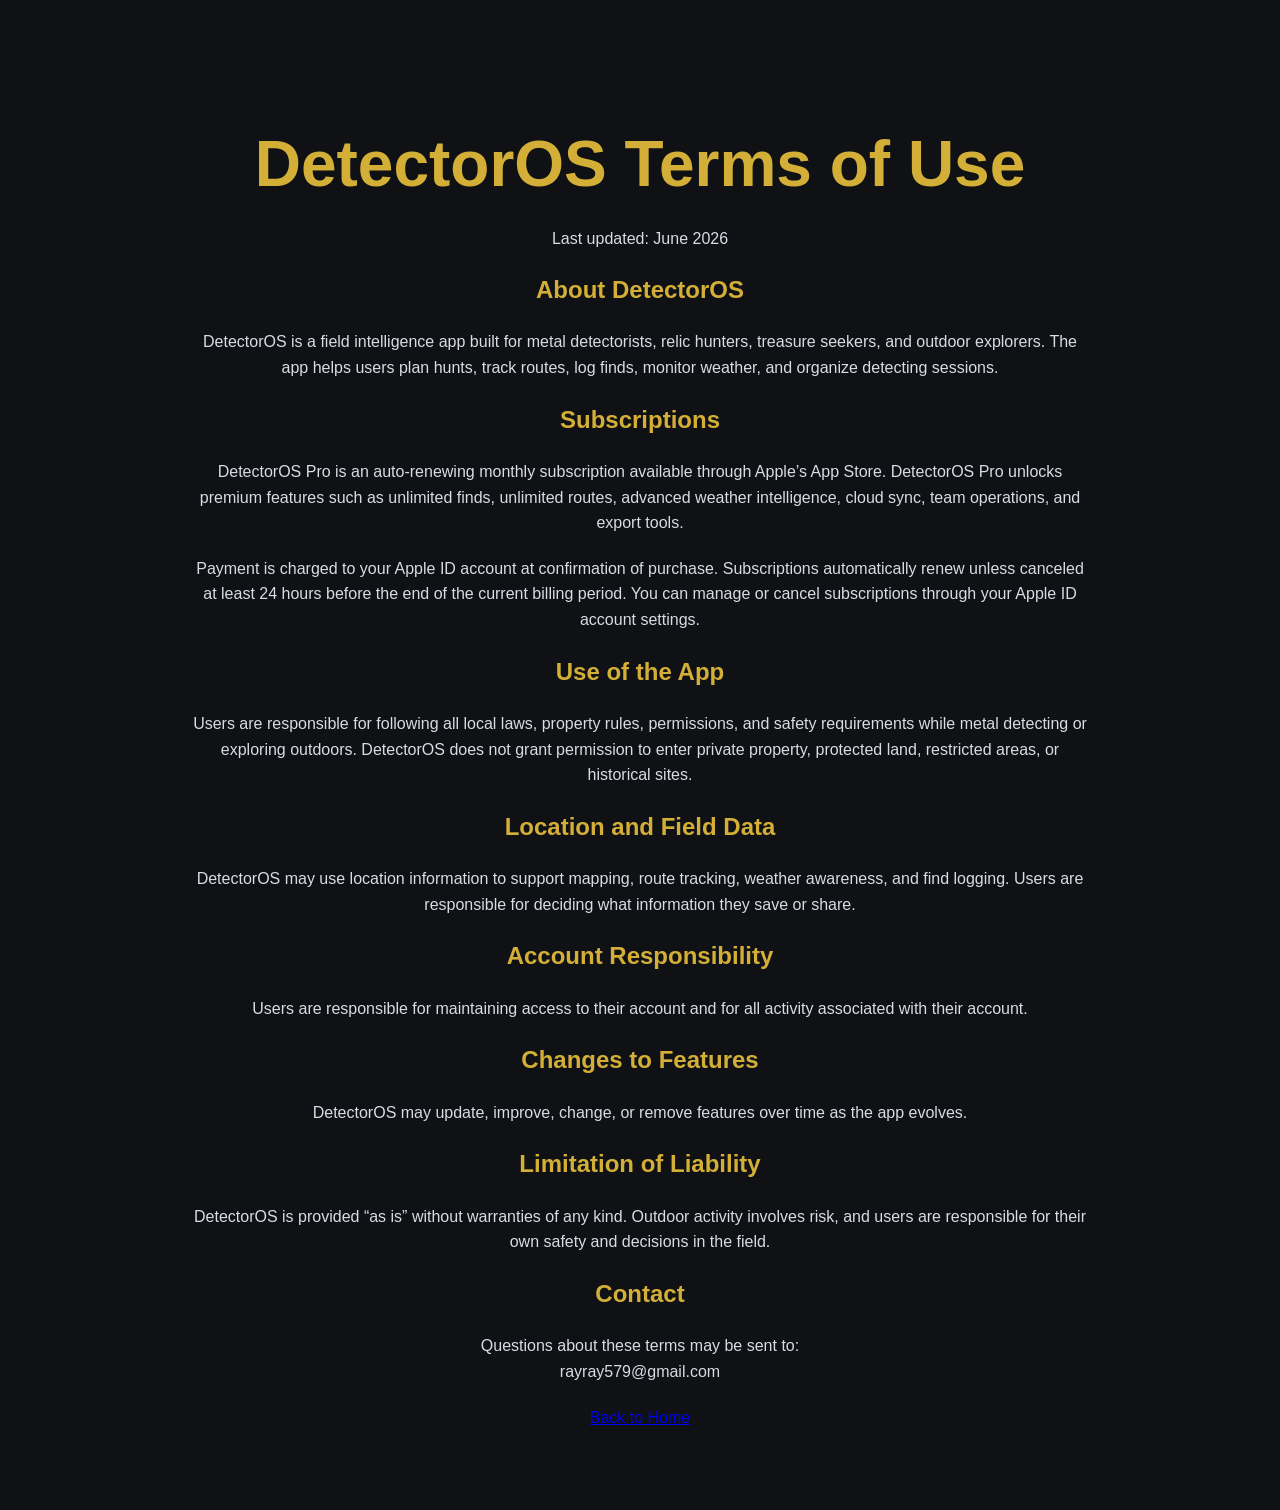
<file: terms-of-use.html>
<!DOCTYPE html>
<html lang="en">
<head>
  <meta charset="UTF-8">
  <meta name="viewport" content="width=device-width, initial-scale=1.0">
  <title>DetectorOS Terms of Use</title>
  <link rel="stylesheet" href="style.css">
</head>
<body>

<section>
  <h1>DetectorOS Terms of Use</h1>
  <p>Last updated: June 2026</p>

  <h2>About DetectorOS</h2>
  <p>
    DetectorOS is a field intelligence app built for metal detectorists, relic hunters,
    treasure seekers, and outdoor explorers. The app helps users plan hunts, track routes,
    log finds, monitor weather, and organize detecting sessions.
  </p>

  <h2>Subscriptions</h2>
  <p>
    DetectorOS Pro is an auto-renewing monthly subscription available through Apple’s App Store.
    DetectorOS Pro unlocks premium features such as unlimited finds, unlimited routes,
    advanced weather intelligence, cloud sync, team operations, and export tools.
  </p>

  <p>
    Payment is charged to your Apple ID account at confirmation of purchase. Subscriptions
    automatically renew unless canceled at least 24 hours before the end of the current billing
    period. You can manage or cancel subscriptions through your Apple ID account settings.
  </p>

  <h2>Use of the App</h2>
  <p>
    Users are responsible for following all local laws, property rules, permissions, and safety
    requirements while metal detecting or exploring outdoors. DetectorOS does not grant permission
    to enter private property, protected land, restricted areas, or historical sites.
  </p>

  <h2>Location and Field Data</h2>
  <p>
    DetectorOS may use location information to support mapping, route tracking, weather awareness,
    and find logging. Users are responsible for deciding what information they save or share.
  </p>

  <h2>Account Responsibility</h2>
  <p>
    Users are responsible for maintaining access to their account and for all activity associated
    with their account.
  </p>

  <h2>Changes to Features</h2>
  <p>
    DetectorOS may update, improve, change, or remove features over time as the app evolves.
  </p>

  <h2>Limitation of Liability</h2>
  <p>
    DetectorOS is provided “as is” without warranties of any kind. Outdoor activity involves risk,
    and users are responsible for their own safety and decisions in the field.
  </p>

  <h2>Contact</h2>
  <p>
    Questions about these terms may be sent to:
    <br>
    rayray579@gmail.com
  </p>

  <p>
    <a href="index.html">Back to Home</a>
  </p>
</section>

</body>
</html>
</file>
<file: style.css>
css
html {
  scroll-behavior: smooth;
}

body {
  font-family: Arial, sans-serif;
  margin: 0;
  background: #0f1115;
  color: white;
  text-align: center;
  line-height: 1.6;
}

header {
  padding: 100px 20px;
  background: linear-gradient(
    180deg,
    #141922 0%,
    #0f1115 100%
  );
}

h1 {
  font-size: 4rem;
  margin-bottom: 10px;
  color: #d4af37;
}

h2 {
  color: #d4af37;
  margin-bottom: 20px;
}

.hero-subtitle {
  font-size: 1.5rem;
  color: #d4af37;
  margin-bottom: 10px;
}

.hero-description {
  max-width: 750px;
  margin: 20px auto;
  color: #d7dce5;
  font-size: 1.1rem;
}

section {
  max-width: 1200px;
  margin: auto;
  padding: 60px 20px;
}

.button {
  display: inline-block;
  margin: 10px;
  padding: 14px 28px;
  background: #d4af37;
  color: #111;
  text-decoration: none;
  border-radius: 10px;
  font-weight: bold;
  transition: 0.25s ease;
}

.button:hover {
  transform: translateY(-2px);
  background: #e6c65b;
}

video {
  width: 100%;
  max-width: 1000px;
  border-radius: 16px;
  box-shadow: 0 0 25px rgba(212, 175, 55, 0.25);
}

ul {
  list-style: none;
  padding: 0;
}

li {
  margin: 10px 0;
  color: #d7dce5;
}

.screenshot-grid {
  display: grid;
  grid-template-columns: repeat(6, 1fr);
  gap: 24px;
  margin-top: 30px;
}

.screenshot-card:nth-child(1),
.screenshot-card:nth-child(2),
.screenshot-card:nth-child(3) {
  grid-column: span 2;
}

.screenshot-card:nth-child(4) {
  grid-column: 2 / span 2;
}

.screenshot-card:nth-child(5) {
  grid-column: 4 / span 2;
}

.screenshot-card img {
  width: 100%;
  height: auto;
  border-radius: 20px;
}

footer {
  margin-top: 50px;
  padding: 40px 20px;
  border-top: 1px solid rgba(255,255,255,0.08);
}

footer a {
  color: #d4af37;
  text-decoration: none;
}

footer a:hover {
  text-decoration: underline;
}

p {
  max-width: 900px;
  margin: 0 auto 20px auto;
  color: #d7dce5;
}

@media (max-width: 768px) {
  h1 {
    font-size: 2.5rem;
  }

  .hero-subtitle {
    font-size: 1.2rem;
  }

  .hero-description {
    font-size: 1rem;
  }

  header {
    padding: 70px 20px;
  }
    .screenshot-grid {
    display: flex;
    flex-direction: column;
  }
  .info-grid {
  display: grid;
  grid-template-columns: repeat(auto-fit, minmax(260px, 1fr));
  gap: 18px;
  margin-top: 30px;
}

.info-card {
  background: rgba(255,255,255,0.05);
  border: 1px solid rgba(212,175,55,0.25);
  border-radius: 16px;
  padding: 18px;
  text-align: left;
}

.info-card summary {
  cursor: pointer;
  color: #d4af37;
  font-weight: bold;
  font-size: 1.05rem;
}

.info-card p {
  margin-top: 14px;
  color: #d7dce5;
  text-align: left;
}
  .navbar {
  position: sticky;
  top: 0;
  z-index: 1000;
  background: rgba(15, 17, 21, 0.95);
  border-bottom: 1px solid rgba(212,175,55,0.25);
  padding: 14px 20px;
  display: flex;
  justify-content: space-between;
  align-items: center;
}

.nav-logo {
  color: #d4af37;
  font-weight: bold;
  text-decoration: none;
  font-size: 1.2rem;
}

.nav-links a {
  color: #d7dce5;
  text-decoration: none;
  margin-left: 18px;
  font-size: 0.95rem;
}

.nav-links a: hover {
  color: #d4af37;
}

@media (max-width: 768px) {
  .navbar {
    flex-direction: column;
    gap: 10px;
  }

  .nav-links a {
    margin: 0 8px;
    font-size: 0.85rem;
  }
}
}
</file>
